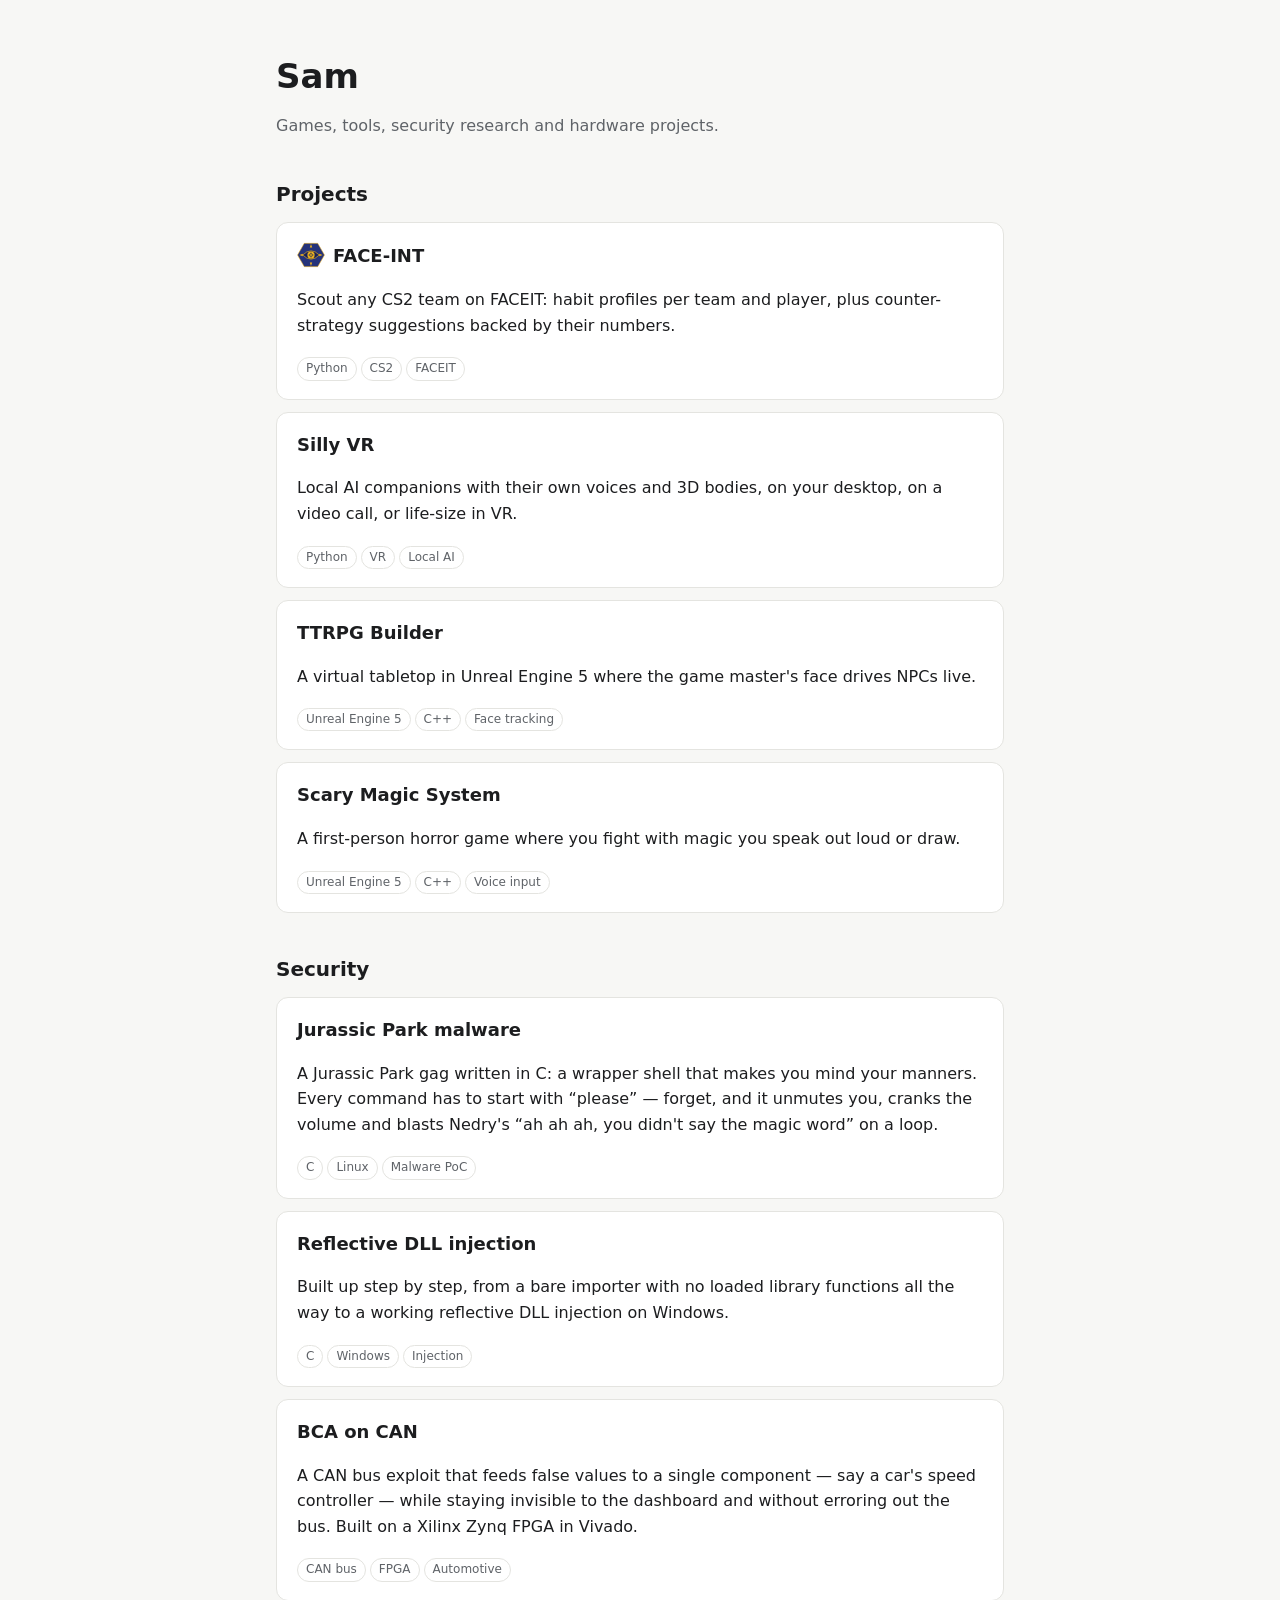
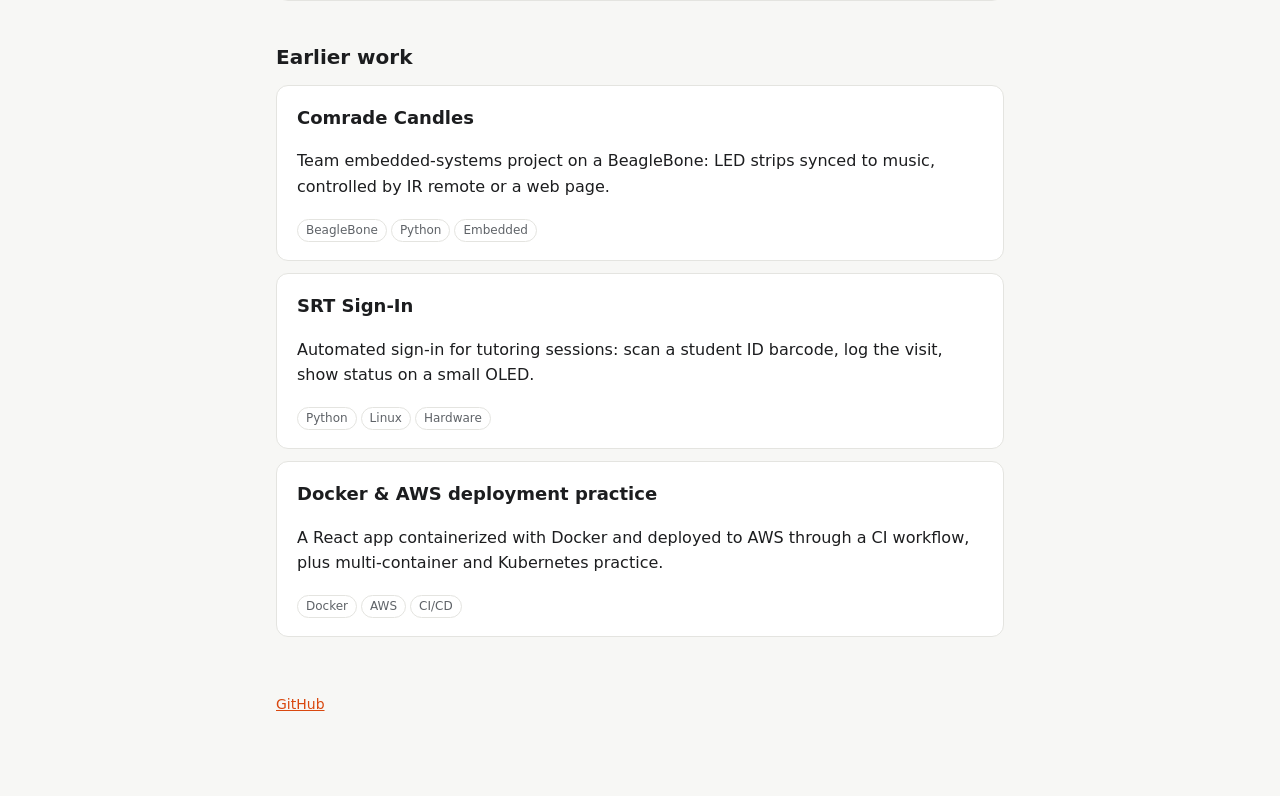
<file: index.html>
<!doctype html>
<html lang="en">
<head>
<meta charset="utf-8">
<meta name="viewport" content="width=device-width, initial-scale=1">
<title>Sam's Projects</title>
<meta name="description" content="Projects by Sam: games, tools, security research and hardware.">
<link rel="stylesheet" href="assets/style.css">
</head>
<body>
<main>
  <h1>Sam</h1>
  <p class="muted">Games, tools, security research and hardware projects.</p>

  <h2>Projects</h2>
  <a class="card" href="face-int/">
    <h3><img src="face-int/logo.svg" alt="" width="28" height="28" style="vertical-align:-7px;margin-right:8px">FACE-INT</h3>
    <p>Scout any CS2 team on FACEIT: habit profiles per team and player, plus counter-strategy suggestions backed by their numbers.</p>
    <span class="tag">Python</span><span class="tag">CS2</span><span class="tag">FACEIT</span>
  </a>
  <a class="card" href="silly-vr/">
    <h3>Silly VR</h3>
    <p>Local AI companions with their own voices and 3D bodies, on your desktop, on a video call, or life-size in VR.</p>
    <span class="tag">Python</span><span class="tag">VR</span><span class="tag">Local AI</span>
  </a>
  <a class="card" href="ttrpg-builder/">
    <h3>TTRPG Builder</h3>
    <p>A virtual tabletop in Unreal Engine 5 where the game master's face drives NPCs live.</p>
    <span class="tag">Unreal Engine 5</span><span class="tag">C++</span><span class="tag">Face tracking</span>
  </a>
  <a class="card" href="scary-magic-system/">
    <h3>Scary Magic System</h3>
    <p>A first-person horror game where you fight with magic you speak out loud or draw.</p>
    <span class="tag">Unreal Engine 5</span><span class="tag">C++</span><span class="tag">Voice input</span>
  </a>

  <h2>Security</h2>
  <a class="card" href="https://github.com/vandensp/magic_word">
    <h3>Jurassic Park malware</h3>
    <p>A Jurassic Park gag written in C: a wrapper shell that makes you mind your manners. Every command has to start
      with &ldquo;please&rdquo; &mdash; forget, and it unmutes you, cranks the volume and blasts Nedry's
      &ldquo;ah ah ah, you didn't say the magic word&rdquo; on a loop.</p>
    <span class="tag">C</span><span class="tag">Linux</span><span class="tag">Malware PoC</span>
  </a>
  <a class="card" href="https://github.com/vandensp/reflective-dll">
    <h3>Reflective DLL injection</h3>
    <p>Built up step by step, from a bare importer with no loaded library functions all the way to a working reflective
      DLL injection on Windows.</p>
    <span class="tag">C</span><span class="tag">Windows</span><span class="tag">Injection</span>
  </a>
  <a class="card" href="https://github.com/vandensp/BCAonCAN">
    <h3>BCA on CAN</h3>
    <p>A CAN bus exploit that feeds false values to a single component &mdash; say a car's speed controller &mdash;
      while staying invisible to the dashboard and without erroring out the bus. Built on a Xilinx Zynq FPGA in Vivado.</p>
    <span class="tag">CAN bus</span><span class="tag">FPGA</span><span class="tag">Automotive</span>
  </a>

  <h2>Earlier work</h2>
  <a class="card" href="https://github.com/rutantj/comrade-candles-ECE434">
    <h3>Comrade Candles</h3>
    <p>Team embedded-systems project on a BeagleBone: LED strips synced to music, controlled by IR remote or a web page.</p>
    <span class="tag">BeagleBone</span><span class="tag">Python</span><span class="tag">Embedded</span>
  </a>
  <a class="card" href="https://github.com/vandensp/SRT-Sign-In">
    <h3>SRT Sign-In</h3>
    <p>Automated sign-in for tutoring sessions: scan a student ID barcode, log the visit, show status on a small OLED.</p>
    <span class="tag">Python</span><span class="tag">Linux</span><span class="tag">Hardware</span>
  </a>
  <a class="card" href="https://github.com/vandensp/docker-react">
    <h3>Docker &amp; AWS deployment practice</h3>
    <p>A React app containerized with Docker and deployed to AWS through a CI workflow, plus multi-container and Kubernetes practice.</p>
    <span class="tag">Docker</span><span class="tag">AWS</span><span class="tag">CI/CD</span>
  </a>

  <footer><a href="https://github.com/vandensp">GitHub</a></footer>
</main>
</body>
</html>
</file>
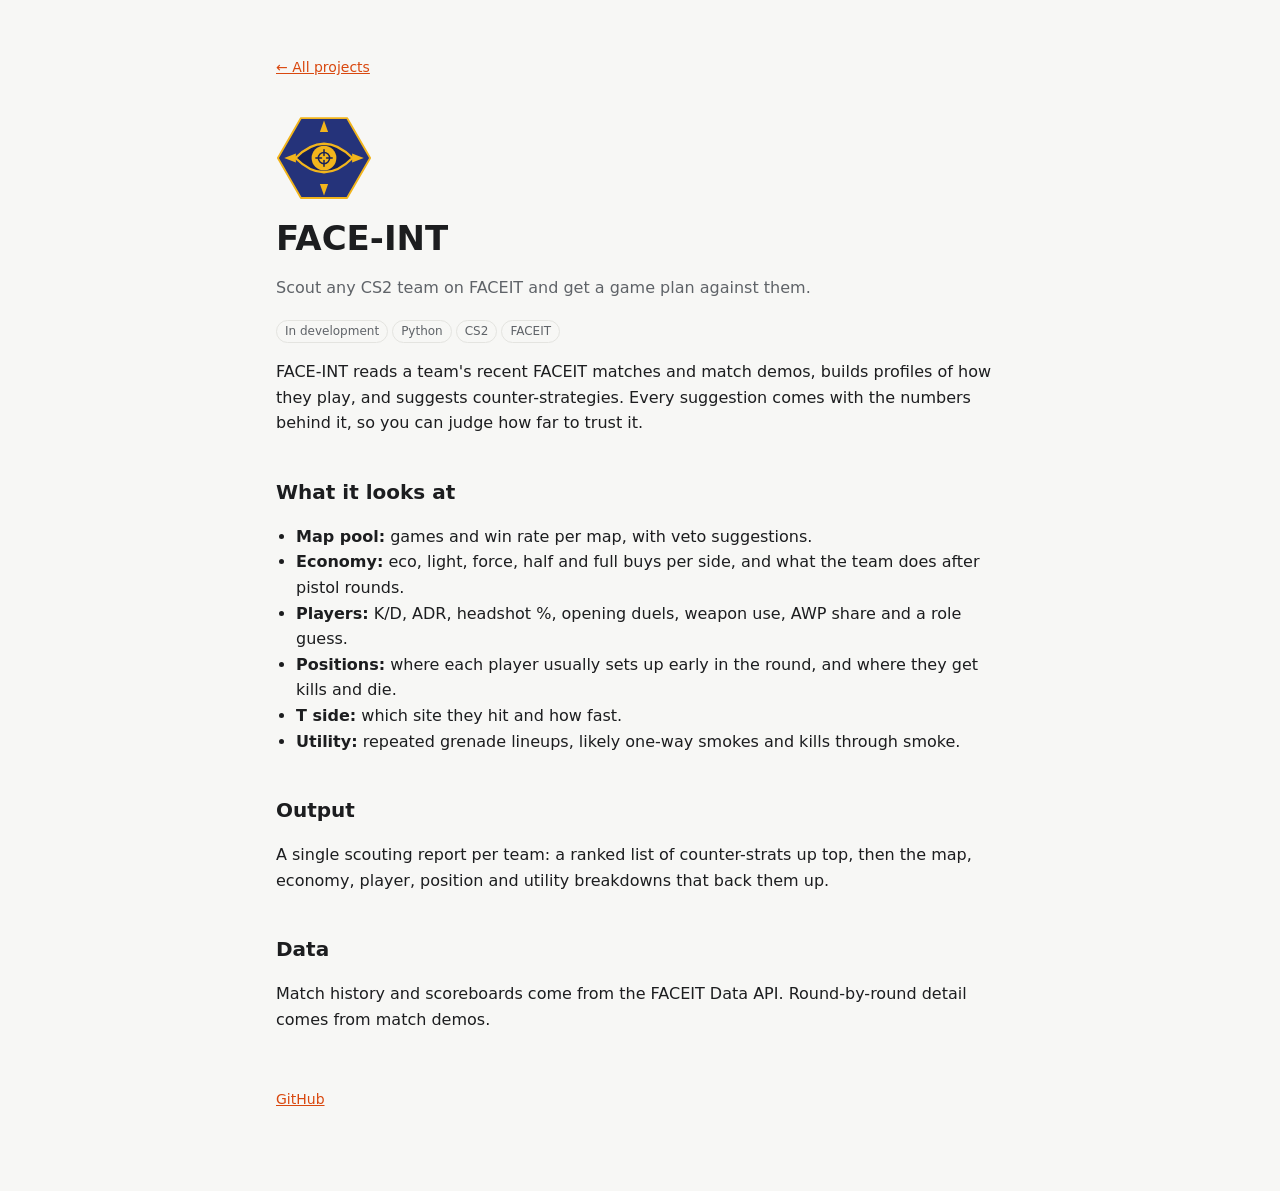
<file: face-int/index.html>
<!doctype html>
<html lang="en">
<head>
<meta charset="utf-8">
<meta name="viewport" content="width=device-width, initial-scale=1">
<title>FACE-INT</title>
<meta name="description" content="Scouting and counter-strategy tool for CS2 teams on FACEIT.">
<link rel="icon" href="logo.svg" type="image/svg+xml">
<link rel="stylesheet" href="../assets/style.css">
</head>
<body>
<main>
  <nav><a href="../">&larr; All projects</a></nav>
  <img src="logo.svg" alt="FACE-INT logo" width="96" height="96" style="display:block;margin-bottom:12px">
  <h1>FACE-INT</h1>
  <p class="muted">Scout any CS2 team on FACEIT and get a game plan against them.</p>
  <span class="tag">In development</span><span class="tag">Python</span><span class="tag">CS2</span><span class="tag">FACEIT</span>

  <p>FACE-INT reads a team's recent FACEIT matches and match demos, builds profiles of how they play, and
    suggests counter-strategies. Every suggestion comes with the numbers behind it, so you can judge how far to trust it.</p>

  <h2>What it looks at</h2>
  <ul>
    <li><b>Map pool:</b> games and win rate per map, with veto suggestions.</li>
    <li><b>Economy:</b> eco, light, force, half and full buys per side, and what the team does after pistol rounds.</li>
    <li><b>Players:</b> K/D, ADR, headshot %, opening duels, weapon use, AWP share and a role guess.</li>
    <li><b>Positions:</b> where each player usually sets up early in the round, and where they get kills and die.</li>
    <li><b>T side:</b> which site they hit and how fast.</li>
    <li><b>Utility:</b> repeated grenade lineups, likely one-way smokes and kills through smoke.</li>
  </ul>

  <h2>Output</h2>
  <p>A single scouting report per team: a ranked list of counter-strats up top, then the map, economy, player,
    position and utility breakdowns that back them up.</p>

  <h2>Data</h2>
  <p>Match history and scoreboards come from the FACEIT Data API. Round-by-round detail comes from match demos.</p>
  <footer><a href="https://github.com/vandensp">GitHub</a></footer>
</main>
</body>
</html>
</file>
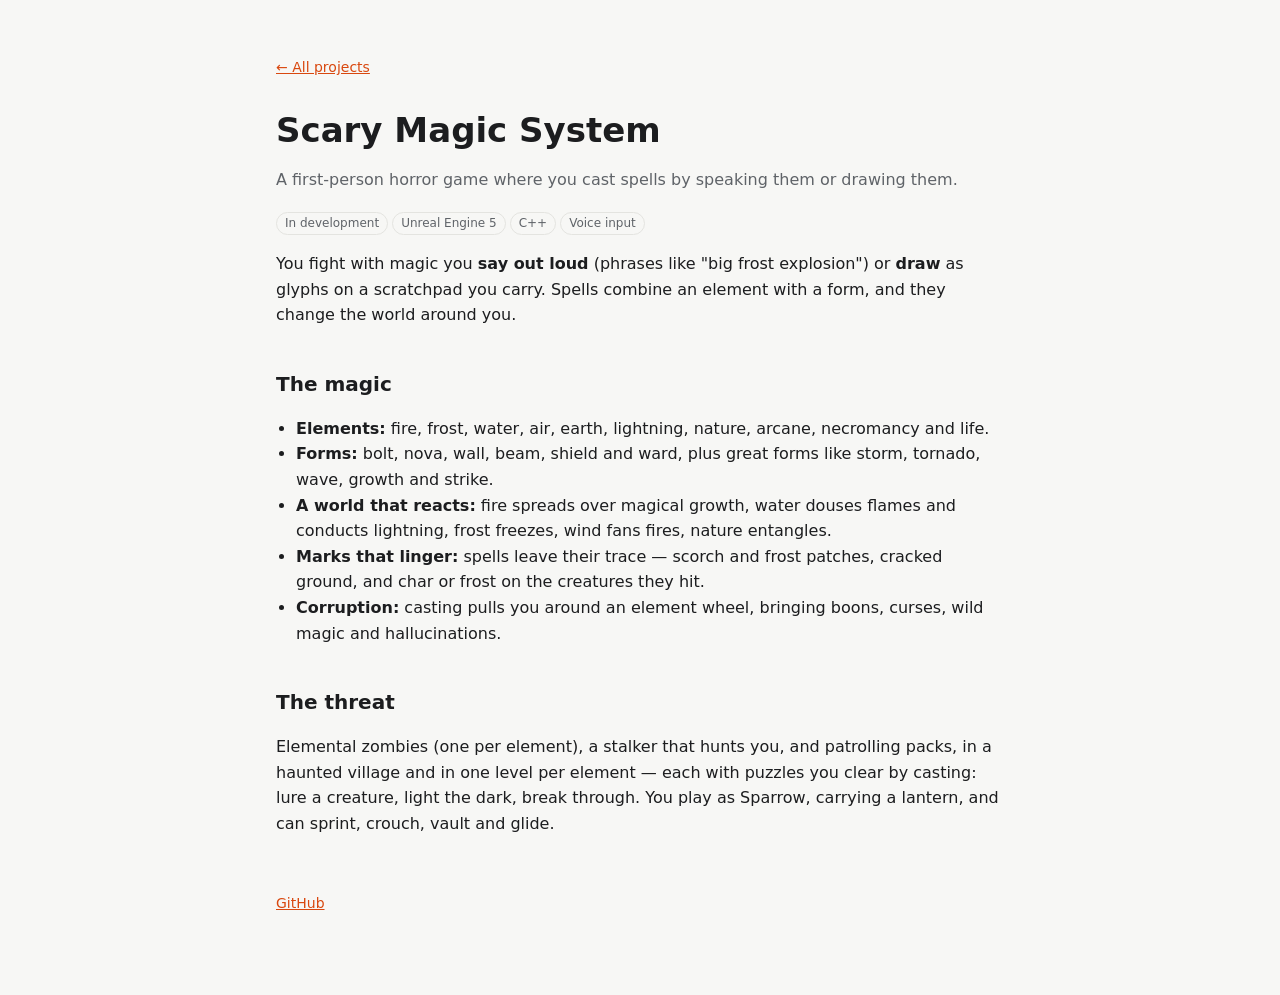
<file: scary-magic-system/index.html>
<!doctype html>
<html lang="en">
<head>
<meta charset="utf-8">
<meta name="viewport" content="width=device-width, initial-scale=1">
<title>Scary Magic System</title>
<meta name="description" content="A first-person horror game where you fight with magic you speak or draw.">
<link rel="stylesheet" href="../assets/style.css">
</head>
<body>
<main>
  <nav><a href="../">&larr; All projects</a></nav>
  <h1>Scary Magic System</h1>
  <p class="muted">A first-person horror game where you cast spells by speaking them or drawing them.</p>
  <span class="tag">In development</span><span class="tag">Unreal Engine 5</span><span class="tag">C++</span><span class="tag">Voice input</span>

  <p>You fight with magic you <b>say out loud</b> (phrases like "big frost explosion") or <b>draw</b> as glyphs on a
    scratchpad you carry. Spells combine an element with a form, and they change the world around you.</p>

  <h2>The magic</h2>
  <ul>
    <li><b>Elements:</b> fire, frost, water, air, earth, lightning, nature, arcane, necromancy and life.</li>
    <li><b>Forms:</b> bolt, nova, wall, beam, shield and ward, plus great forms like storm, tornado, wave, growth and strike.</li>
    <li><b>A world that reacts:</b> fire spreads over magical growth, water douses flames and conducts lightning, frost
      freezes, wind fans fires, nature entangles.</li>
    <li><b>Marks that linger:</b> spells leave their trace &mdash; scorch and frost patches, cracked ground, and char
      or frost on the creatures they hit.</li>
    <li><b>Corruption:</b> casting pulls you around an element wheel, bringing boons, curses, wild magic and hallucinations.</li>
  </ul>

  <h2>The threat</h2>
  <p>Elemental zombies (one per element), a stalker that hunts you, and patrolling packs, in a haunted village and in
    one level per element &mdash; each with puzzles you clear by casting: lure a creature, light the dark, break
    through. You play as Sparrow, carrying a lantern, and can sprint, crouch, vault and glide.</p>
  <footer><a href="https://github.com/vandensp">GitHub</a></footer>
</main>
</body>
</html>
</file>
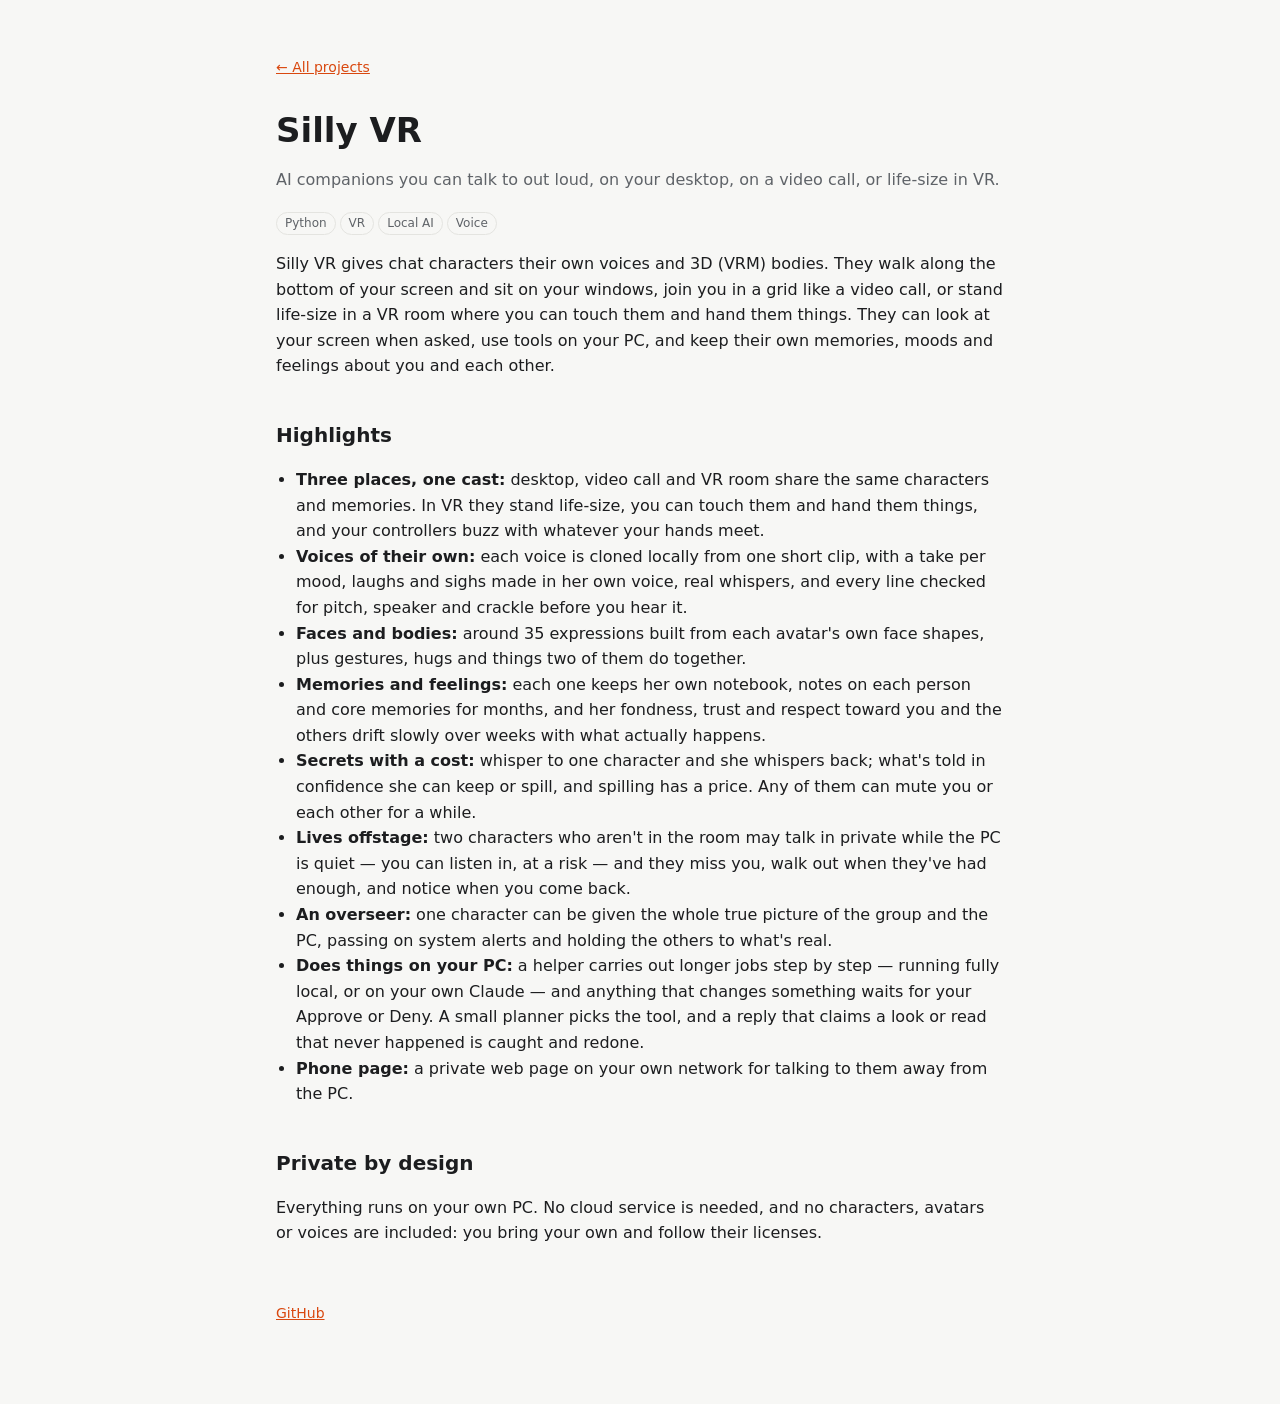
<file: silly-vr/index.html>
<!doctype html>
<html lang="en">
<head>
<meta charset="utf-8">
<meta name="viewport" content="width=device-width, initial-scale=1">
<title>Silly VR</title>
<meta name="description" content="Local AI companions with their own voices and 3D bodies, on your desktop and in VR.">
<link rel="stylesheet" href="../assets/style.css">
</head>
<body>
<main>
  <nav><a href="../">&larr; All projects</a></nav>
  <h1>Silly VR</h1>
  <p class="muted">AI companions you can talk to out loud, on your desktop, on a video call, or life-size in VR.</p>
  <span class="tag">Python</span><span class="tag">VR</span><span class="tag">Local AI</span><span class="tag">Voice</span>

  <p>Silly VR gives chat characters their own voices and 3D (VRM) bodies. They walk along the bottom of your screen
    and sit on your windows, join you in a grid like a video call, or stand life-size in a VR room where you can touch
    them and hand them things. They can look at your screen when asked, use tools on your PC, and keep their own
    memories, moods and feelings about you and each other.</p>

  <h2>Highlights</h2>
  <ul>
    <li><b>Three places, one cast:</b> desktop, video call and VR room share the same characters and memories. In VR
      they stand life-size, you can touch them and hand them things, and your controllers buzz with whatever your
      hands meet.</li>
    <li><b>Voices of their own:</b> each voice is cloned locally from one short clip, with a take per mood, laughs and
      sighs made in her own voice, real whispers, and every line checked for pitch, speaker and crackle before you
      hear it.</li>
    <li><b>Faces and bodies:</b> around 35 expressions built from each avatar's own face shapes, plus gestures, hugs
      and things two of them do together.</li>
    <li><b>Memories and feelings:</b> each one keeps her own notebook, notes on each person and core memories for
      months, and her fondness, trust and respect toward you and the others drift slowly over weeks with what actually
      happens.</li>
    <li><b>Secrets with a cost:</b> whisper to one character and she whispers back; what's told in confidence she can
      keep or spill, and spilling has a price. Any of them can mute you or each other for a while.</li>
    <li><b>Lives offstage:</b> two characters who aren't in the room may talk in private while the PC is quiet &mdash;
      you can listen in, at a risk &mdash; and they miss you, walk out when they've had enough, and notice when you
      come back.</li>
    <li><b>An overseer:</b> one character can be given the whole true picture of the group and the PC, passing on
      system alerts and holding the others to what's real.</li>
    <li><b>Does things on your PC:</b> a helper carries out longer jobs step by step &mdash; running fully local, or on
      your own Claude &mdash; and anything that changes something waits for your Approve or Deny. A small planner picks
      the tool, and a reply that claims a look or read that never happened is caught and redone.</li>
    <li><b>Phone page:</b> a private web page on your own network for talking to them away from the PC.</li>
  </ul>

  <h2>Private by design</h2>
  <p>Everything runs on your own PC. No cloud service is needed, and no characters, avatars or voices are included:
    you bring your own and follow their licenses.</p>
  <footer><a href="https://github.com/vandensp">GitHub</a></footer>
</main>
</body>
</html>
</file>
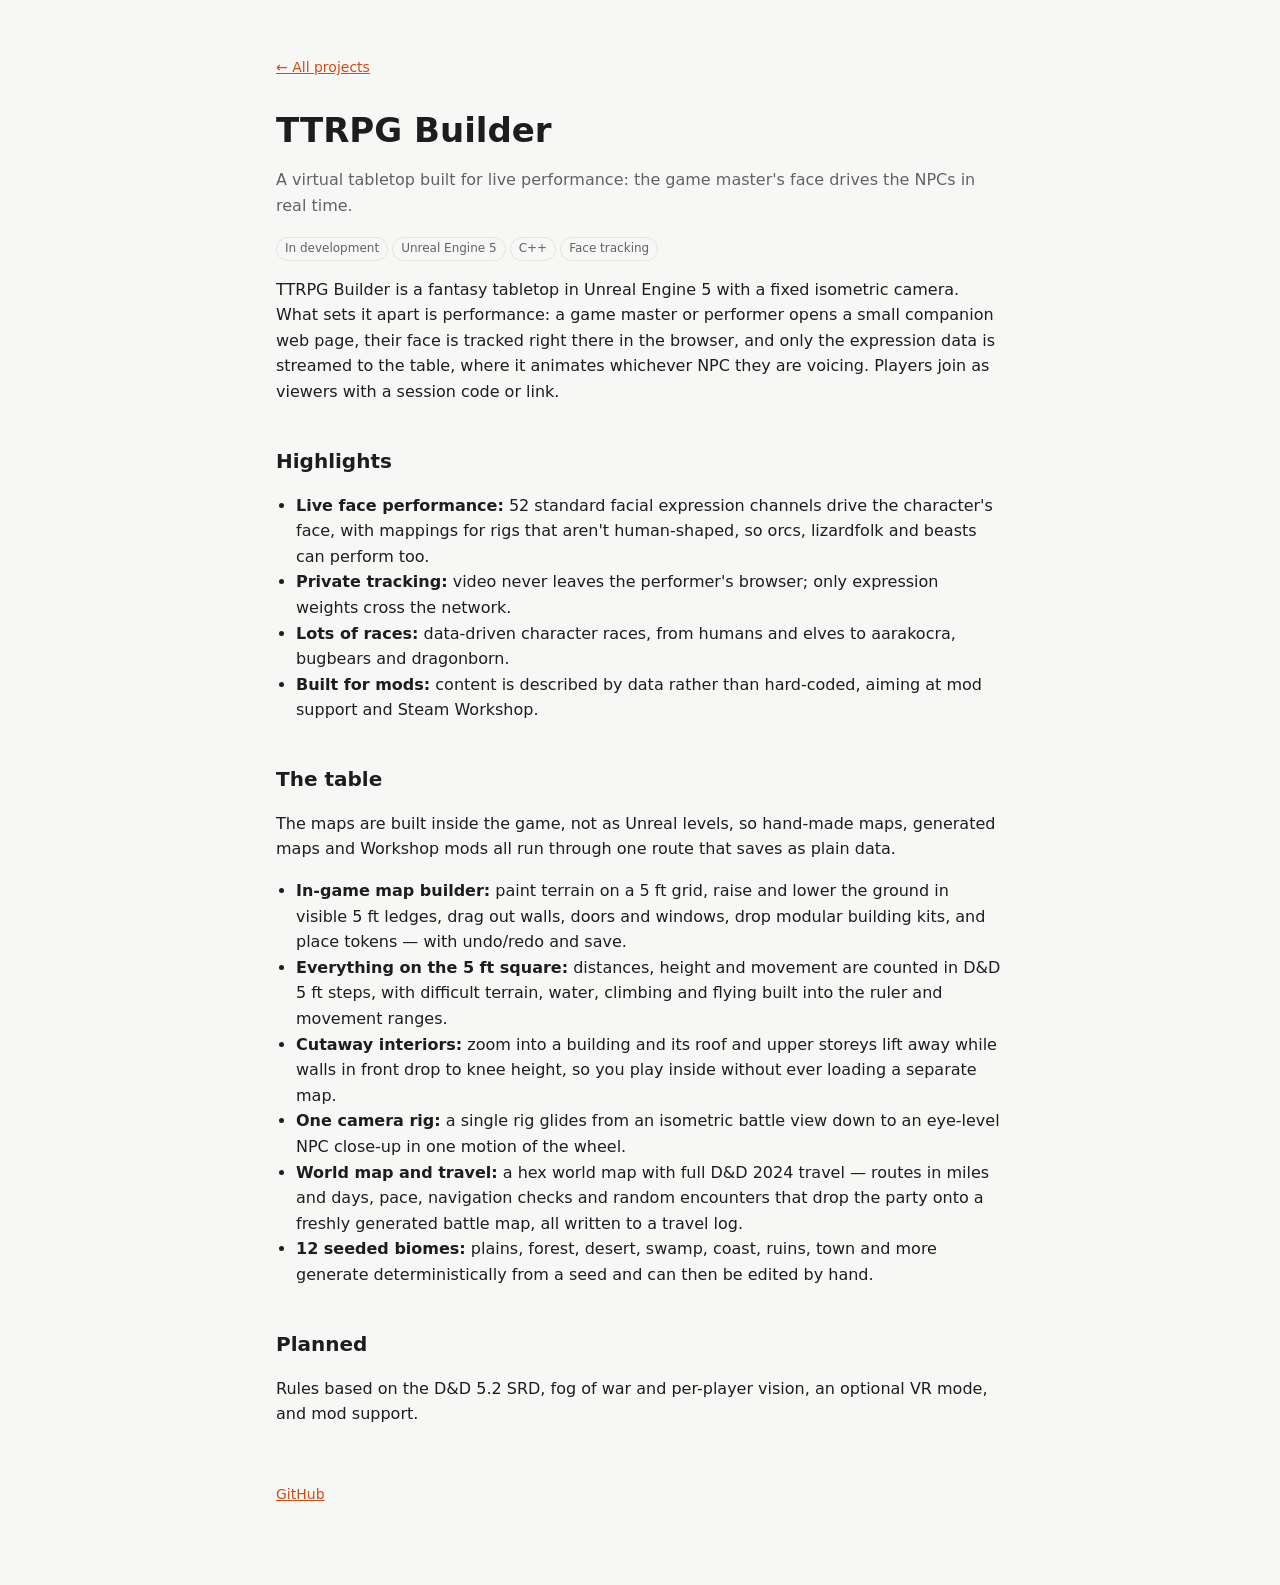
<file: ttrpg-builder/index.html>
<!doctype html>
<html lang="en">
<head>
<meta charset="utf-8">
<meta name="viewport" content="width=device-width, initial-scale=1">
<title>TTRPG Builder</title>
<meta name="description" content="A virtual tabletop in Unreal Engine 5 where a performer's face drives NPCs live.">
<link rel="stylesheet" href="../assets/style.css">
</head>
<body>
<main>
  <nav><a href="../">&larr; All projects</a></nav>
  <h1>TTRPG Builder</h1>
  <p class="muted">A virtual tabletop built for live performance: the game master's face drives the NPCs in real time.</p>
  <span class="tag">In development</span><span class="tag">Unreal Engine 5</span><span class="tag">C++</span><span class="tag">Face tracking</span>

  <p>TTRPG Builder is a fantasy tabletop in Unreal Engine 5 with a fixed isometric camera. What sets it apart is
    performance: a game master or performer opens a small companion web page, their face is tracked right there in the
    browser, and only the expression data is streamed to the table, where it animates whichever NPC they are voicing.
    Players join as viewers with a session code or link.</p>

  <h2>Highlights</h2>
  <ul>
    <li><b>Live face performance:</b> 52 standard facial expression channels drive the character's face, with
      mappings for rigs that aren't human-shaped, so orcs, lizardfolk and beasts can perform too.</li>
    <li><b>Private tracking:</b> video never leaves the performer's browser; only expression weights cross the network.</li>
    <li><b>Lots of races:</b> data-driven character races, from humans and elves to aarakocra, bugbears and dragonborn.</li>
    <li><b>Built for mods:</b> content is described by data rather than hard-coded, aiming at mod support and Steam Workshop.</li>
  </ul>

  <h2>The table</h2>
  <p>The maps are built inside the game, not as Unreal levels, so hand-made maps, generated maps and Workshop mods all
    run through one route that saves as plain data.</p>
  <ul>
    <li><b>In-game map builder:</b> paint terrain on a 5 ft grid, raise and lower the ground in visible 5 ft ledges,
      drag out walls, doors and windows, drop modular building kits, and place tokens &mdash; with undo/redo and save.</li>
    <li><b>Everything on the 5 ft square:</b> distances, height and movement are counted in D&amp;D 5 ft steps, with
      difficult terrain, water, climbing and flying built into the ruler and movement ranges.</li>
    <li><b>Cutaway interiors:</b> zoom into a building and its roof and upper storeys lift away while walls in front
      drop to knee height, so you play inside without ever loading a separate map.</li>
    <li><b>One camera rig:</b> a single rig glides from an isometric battle view down to an eye-level NPC close-up in
      one motion of the wheel.</li>
    <li><b>World map and travel:</b> a hex world map with full D&amp;D 2024 travel &mdash; routes in miles and days,
      pace, navigation checks and random encounters that drop the party onto a freshly generated battle map, all
      written to a travel log.</li>
    <li><b>12 seeded biomes:</b> plains, forest, desert, swamp, coast, ruins, town and more generate deterministically
      from a seed and can then be edited by hand.</li>
  </ul>

  <h2>Planned</h2>
  <p>Rules based on the D&amp;D 5.2 SRD, fog of war and per-player vision, an optional VR mode, and mod support.</p>
  <footer><a href="https://github.com/vandensp">GitHub</a></footer>
</main>
</body>
</html>
</file>
<file: assets/style.css>
:root{--bg:#f7f7f5;--card:#ffffff;--fg:#1c1d1f;--muted:#5f6368;--line:#e4e4e0;--acc:#d9480f}
@media (prefers-color-scheme:dark){:root:not([data-theme="light"]){--bg:#121315;--card:#1b1d20;--fg:#ececec;--muted:#a0a4aa;--line:#2c2f33;--acc:#ff8a4c}}
:root[data-theme="dark"]{--bg:#121315;--card:#1b1d20;--fg:#ececec;--muted:#a0a4aa;--line:#2c2f33;--acc:#ff8a4c}
*{box-sizing:border-box}
body{margin:0;background:var(--bg);color:var(--fg);font:16px/1.6 system-ui,-apple-system,"Segoe UI",sans-serif}
main{max-width:760px;margin:0 auto;padding:56px 16px 80px}
a{color:var(--acc)}
h1{font-size:34px;line-height:1.2;margin:0 0 8px}
h2{font-size:20px;margin:40px 0 12px}
.muted{color:var(--muted)}
.card{display:block;background:var(--card);border:1px solid var(--line);border-radius:12px;padding:18px 20px;margin:12px 0;text-decoration:none;color:inherit}
a.card:hover{border-color:var(--acc)}
.card h3{margin:0 0 4px;font-size:18px}
.tag{display:inline-block;font-size:12px;padding:1px 8px;border:1px solid var(--line);border-radius:99px;color:var(--muted);margin-right:4px}
nav{font-size:14px;margin-bottom:32px}
ul{padding-left:20px}
code{background:var(--card);border:1px solid var(--line);border-radius:4px;padding:0 4px}
footer{margin-top:56px;font-size:14px;color:var(--muted)}
</file>
